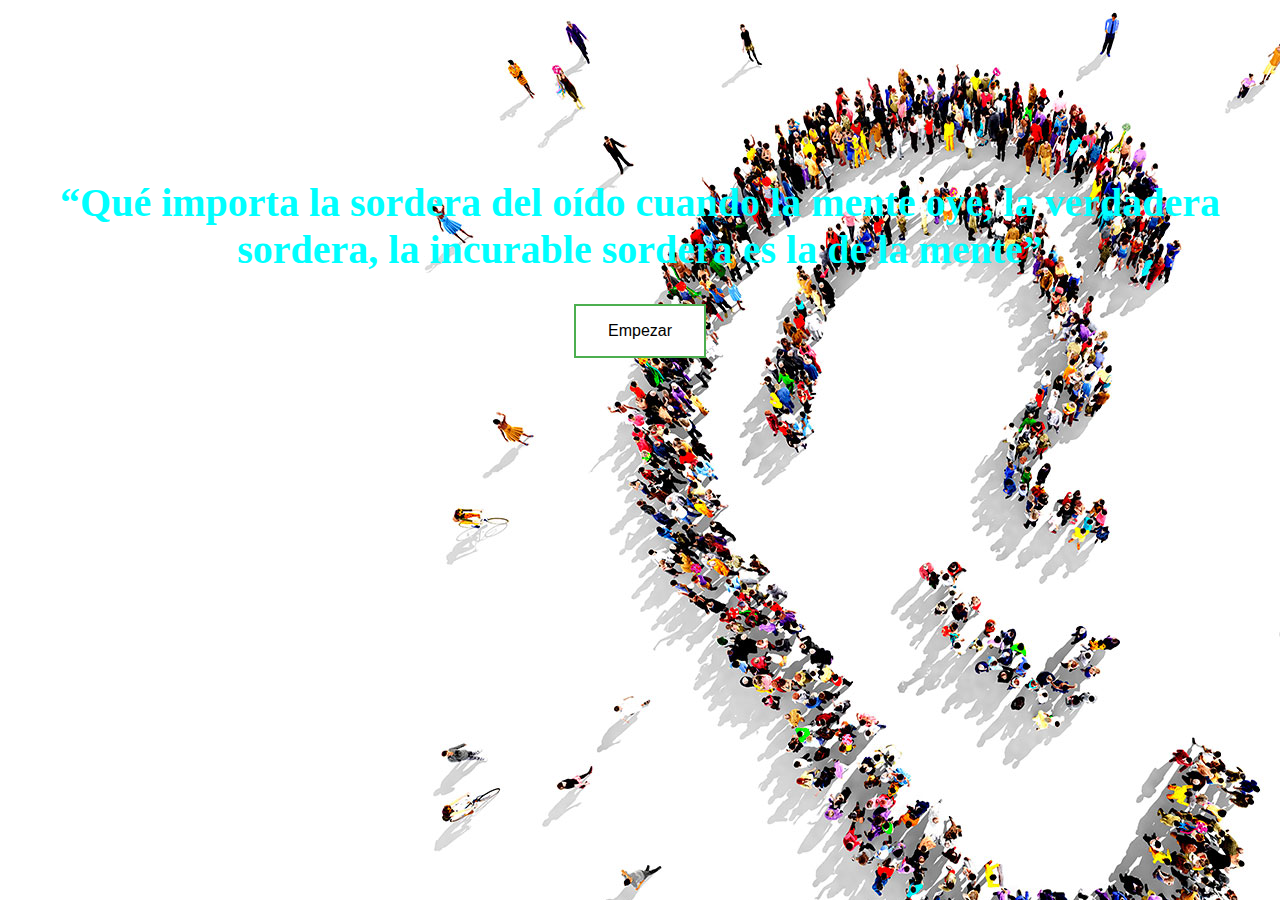
<file: Proyecto/index.html>
<!DOCTYPE html>
<html>
<head>
<meta charset="utf-8" name="viewpoint" content="width=device-width, initial-scale=1"/>
<link rel="stylesheet" href="estilos.css"/>
<title>Test</title>
</head>
<body background="images/sordo.jpg" text-align="center">
    <center>
        <br></br>
        <br></br>
        <br></br>
        <br></br>
        <h1 class="font">“Qué importa la sordera del oído cuando la mente oye, la verdadera sordera, la incurable sordera es la de la mente” </h1>
        
        <a href="lenguaje\index.html"><input class="button button1" type="button" value="Empezar"></a>
</center>


</body>
</html>
</file>
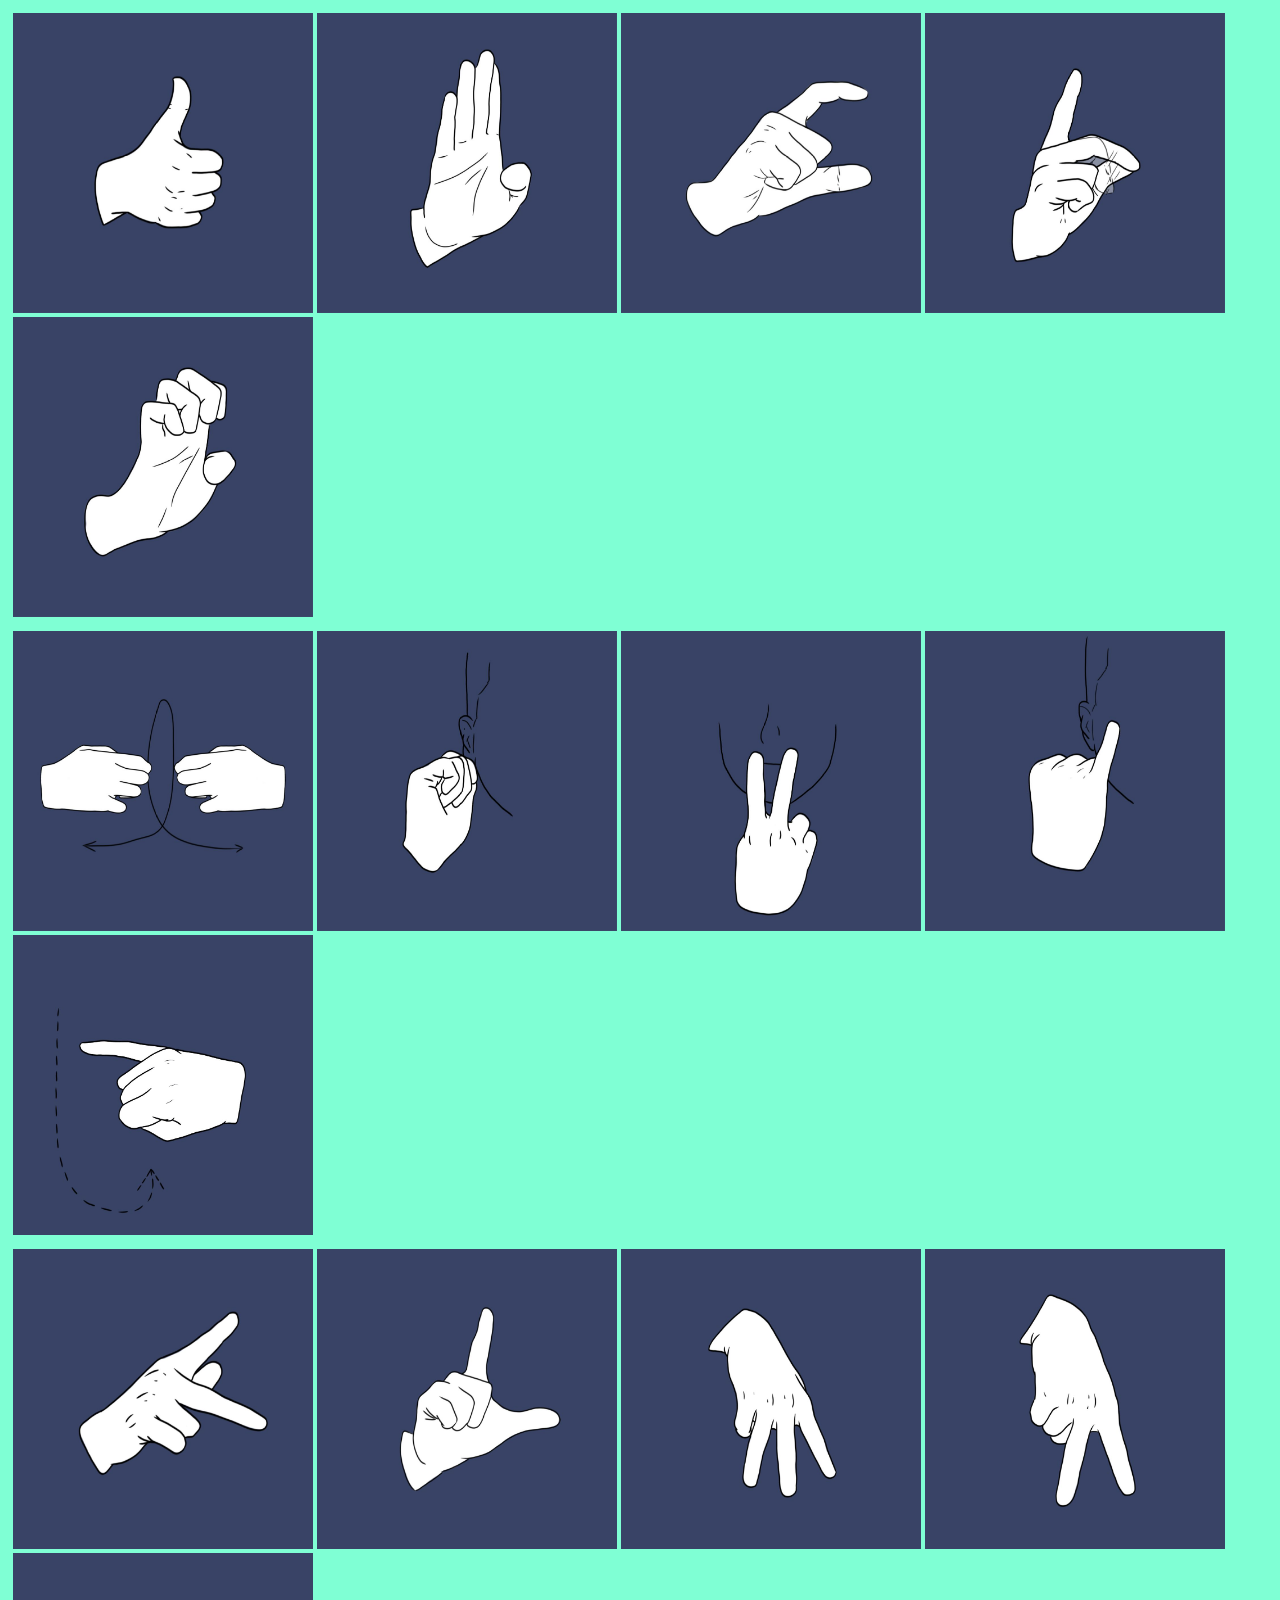
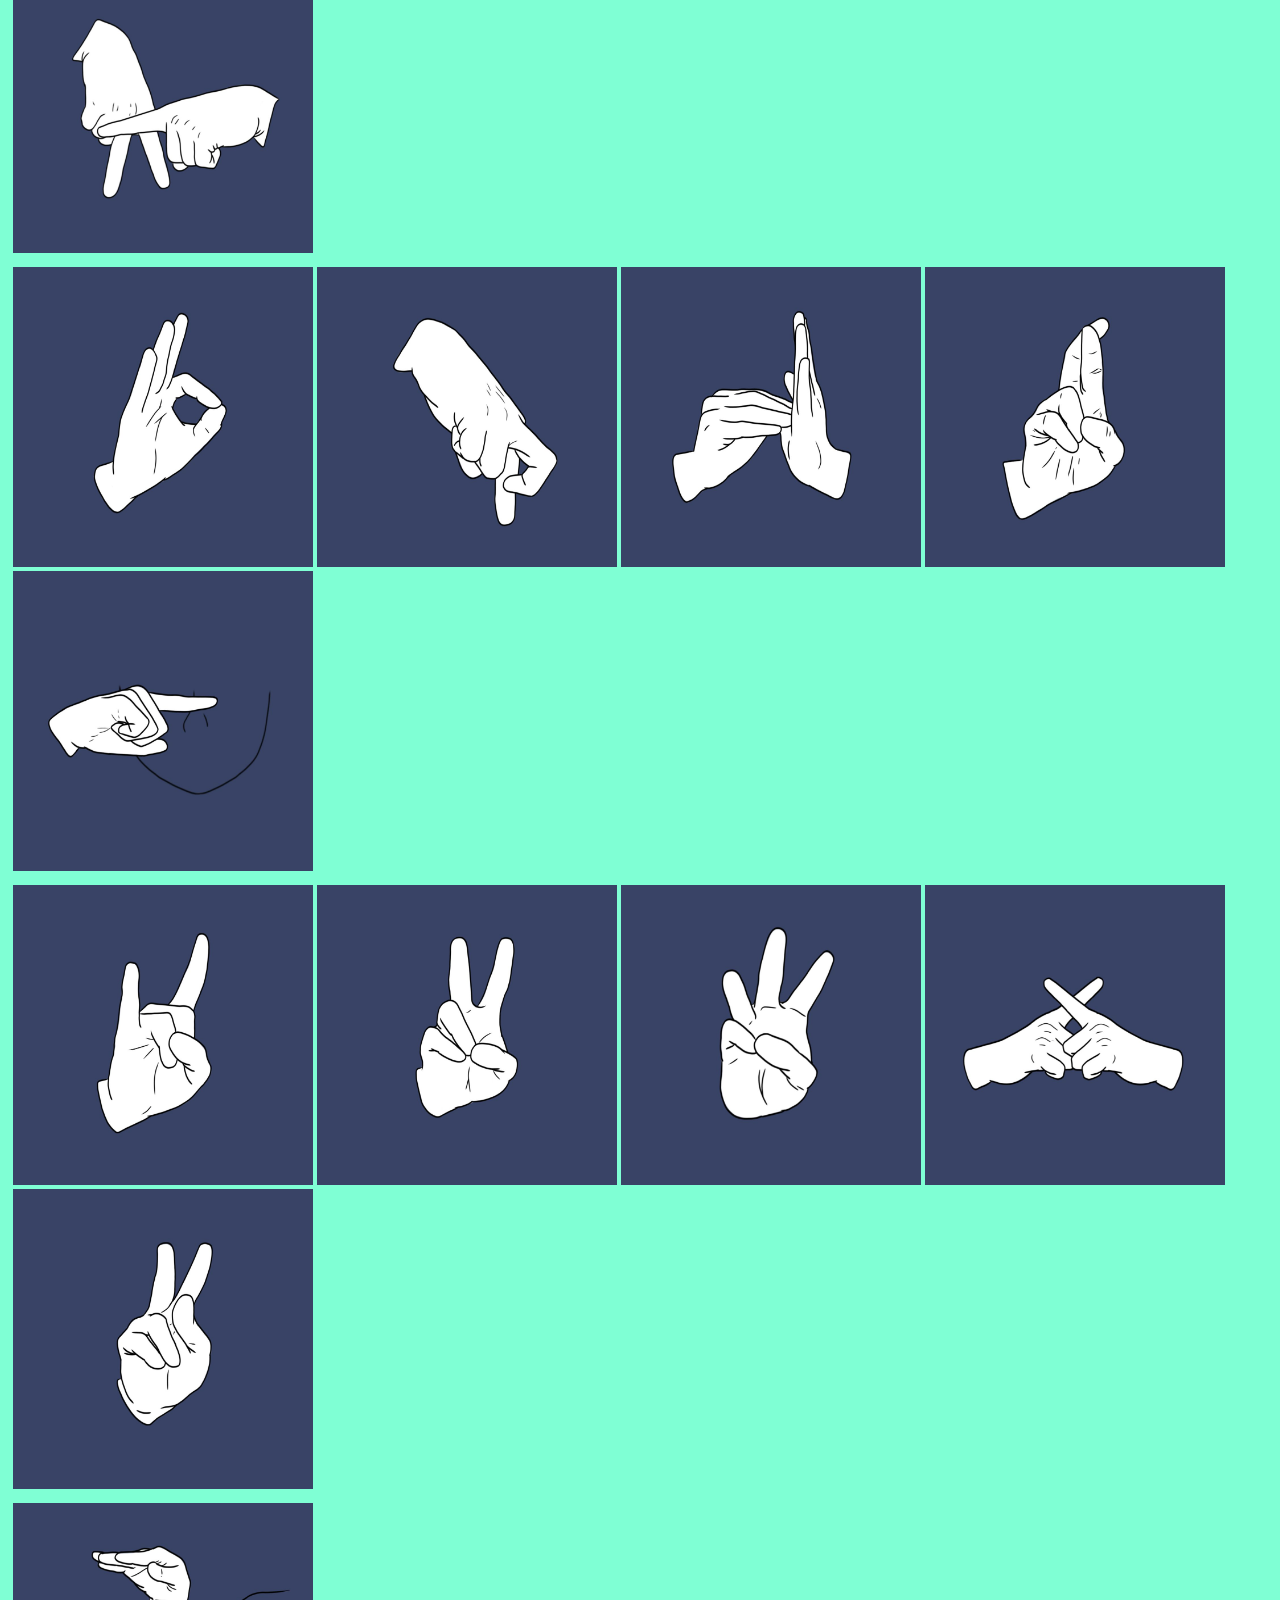
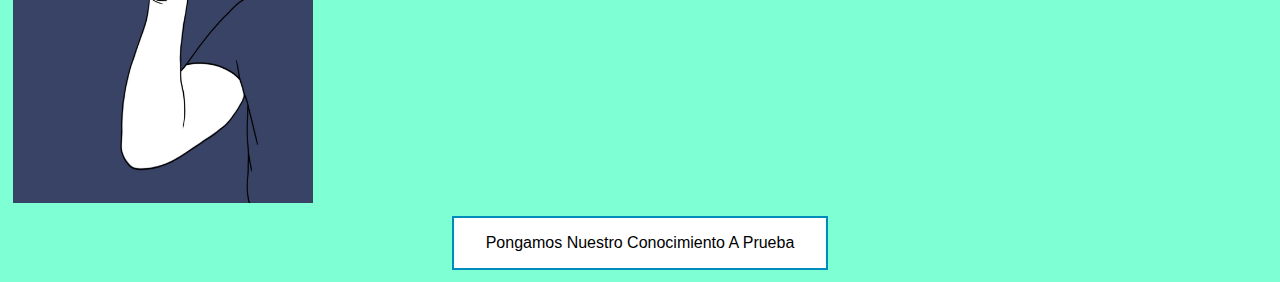
<file: Proyecto/aprende/index.html>
<!DOCTYPE html>
<html>
<head>
<meta charset="utf-8" name="viewpoint" content="width=device-width, initial-scale=1"/>
<link rel="stylesheet" href="style.css"/>
<link rel="stylesheet" href="../estilos.css"/>

<title>Test</title>
</head>
<body style="background-color: aquamarine;">

<div class="row">
<div class="column">
<div class="flip-card">
    <div class="flip-card-inner">
      <div class="flip-card-front">
        <img src="abc/A.jpg" alt="A" style="width:300px;height:300px;">
      </div>
      <div class="flip-card-back">
        <h1>A</h1>
      </div>
    </div>
  </div> 
  
  <div class="flip-card">
    <div class="flip-card-inner">
      <div class="flip-card-front">
        <img src="abc/B.jpg" alt="B" style="width:300px;height:300px;">
      </div>
      <div class="flip-card-back">
        <h1>B</h1>
      </div>
    </div>
  </div> 

  <div class="flip-card">
    <div class="flip-card-inner">
      <div class="flip-card-front">
        <img src="abc/C.jpg" alt="C" style="width:300px;height:300px;">
      </div>
      <div class="flip-card-back">
        <h1>C</h1>
      </div>
    </div>
  </div> 
  
  <div class="flip-card">
    <div class="flip-card-inner">
      <div class="flip-card-front">
        <img src="abc/D.jpg" alt="D" style="width:300px;height:300px;">
      </div>
      <div class="flip-card-back">
        <h1>D</h1>
      </div>
    </div>
  </div> 

  
  <div class="flip-card">
    <div class="flip-card-inner">
      <div class="flip-card-front">
        <img src="abc/E.jpg" alt="E" style="width:300px;height:300px;">
      </div>
      <div class="flip-card-back">
        <h1>E</h1>
      </div>
    </div>
	 </div>
 </div>  
 </div> 
 
<div class="row">
<div class="column">
<div class="flip-card">
    <div class="flip-card-inner">
      <div class="flip-card-front">
        <img src="abc/F.jpg" alt="F" style="width:300px;height:300px;">
      </div>
      <div class="flip-card-back">
        <h1>F</h1>
      </div>
    </div>
  </div> 
  
  <div class="flip-card">
    <div class="flip-card-inner">
      <div class="flip-card-front">
        <img src="abc/G.jpg" alt="G" style="width:300px;height:300px;">
      </div>
      <div class="flip-card-back">
        <h1>G</h1>
      </div>
    </div>
  </div> 

  <div class="flip-card">
    <div class="flip-card-inner">
      <div class="flip-card-front">
        <img src="abc/H.jpg" alt="H" style="width:300px;height:300px;">
      </div>
      <div class="flip-card-back">
        <h1>H</h1>
      </div>
    </div>
  </div> 
  
  <div class="flip-card">
    <div class="flip-card-inner">
      <div class="flip-card-front">
        <img src="abc/I.jpg" alt="I" style="width:300px;height:300px;">
      </div>
      <div class="flip-card-back">
        <h1>I</h1>
      </div>
    </div>
  </div> 

  
  <div class="flip-card">
    <div class="flip-card-inner">
      <div class="flip-card-front">
        <img src="abc/J.jpg" alt="J" style="width:300px;height:300px;">
      </div>
      <div class="flip-card-back">
        <h1>J</h1>
      </div>
    </div>
	 </div>
 </div>  
 </div> 
<div class="row">
<div class="column">
<div class="flip-card">
    <div class="flip-card-inner">
      <div class="flip-card-front">
        <img src="abc/K.jpg" alt="K" style="width:300px;height:300px;">
      </div>
      <div class="flip-card-back">
        <h1>K	</h1>
      </div>
    </div>
  </div> 
  
  <div class="flip-card">
    <div class="flip-card-inner">
      <div class="flip-card-front">
        <img src="abc/L.jpg" alt="L" style="width:300px;height:300px;">
      </div>
      <div class="flip-card-back">
        <h1>L</h1>
      </div>
    </div>
  </div> 

  <div class="flip-card">
    <div class="flip-card-inner">
      <div class="flip-card-front">
        <img src="abc/M.jpg" alt="M" style="width:300px;height:300px;">
      </div>
      <div class="flip-card-back">
        <h1>M</h1>
      </div>
    </div>
  </div> 
  
  <div class="flip-card">
    <div class="flip-card-inner">
      <div class="flip-card-front">
        <img src="abc/N.jpg" alt="N" style="width:300px;height:300px;">
      </div>
      <div class="flip-card-back">
        <h1>N</h1>
      </div>
    </div>
  </div> 

  
  <div class="flip-card">
    <div class="flip-card-inner">
      <div class="flip-card-front">
        <img src="abc/Ñ.jpg" alt="Ñ" style="width:300px;height:300px;">
      </div>
      <div class="flip-card-back">
        <h1>Ñ</h1>
      </div>
    </div>
	 </div>
 </div>  
 </div> 
 <div class="row">
<div class="column">
<div class="flip-card">
    <div class="flip-card-inner">
      <div class="flip-card-front">
        <img src="abc/O.jpg" alt="O" style="width:300px;height:300px;">
      </div>
      <div class="flip-card-back">
        <h1>O</h1>
      </div>
    </div>
  </div> 
  
  <div class="flip-card">
    <div class="flip-card-inner">
      <div class="flip-card-front">
        <img src="abc/P.jpg" alt="P" style="width:300px;height:300px;">
      </div>
      <div class="flip-card-back">
        <h1>P</h1>
      </div>
    </div>
  </div> 

  <div class="flip-card">
    <div class="flip-card-inner">
      <div class="flip-card-front">
        <img src="abc/Q.jpg" alt="Q" style="width:300px;height:300px;">
      </div>
      <div class="flip-card-back">
        <h1>Q</h1>
      </div>
    </div>
  </div> 
  
  <div class="flip-card">
    <div class="flip-card-inner">
      <div class="flip-card-front">
        <img src="abc/R.jpg" alt="R" style="width:300px;height:300px;">
      </div>
      <div class="flip-card-back">
        <h1>R</h1>
      </div>
    </div>
  </div> 

  
  <div class="flip-card">
    <div class="flip-card-inner">
      <div class="flip-card-front">
        <img src="abc/T.jpg" alt="T" style="width:300px;height:300px;">
      </div>
      <div class="flip-card-back">
        <h1>T</h1>
      </div>
    </div>
	 </div>
 </div>  
 </div> 
 <div class="row">
<div class="column">
<div class="flip-card">
    <div class="flip-card-inner">
      <div class="flip-card-front">
        <img src="abc/U.jpg" alt="U" style="width:300px;height:300px;">
      </div>
      <div class="flip-card-back">
        <h1>U</h1>
      </div>
    </div>
  </div> 
  
  <div class="flip-card">
    <div class="flip-card-inner">
      <div class="flip-card-front">
        <img src="abc/V.jpg" alt="V" style="width:300px;height:300px;">
      </div>
      <div class="flip-card-back">
        <h1>V</h1>
      </div>
    </div>
  </div> 

  <div class="flip-card">
    <div class="flip-card-inner">
      <div class="flip-card-front">
        <img src="abc/W.jpg" alt="W" style="width:300px;height:300px;">
      </div>
      <div class="flip-card-back">
        <h1>W</h1>
      </div>
    </div>
  </div> 
  
  <div class="flip-card">
    <div class="flip-card-inner">
      <div class="flip-card-front">
        <img src="abc/X.jpg" alt="X" style="width:300px;height:300px;">
      </div>
      <div class="flip-card-back">
        <h1>X</h1>
      </div>
    </div>
  </div> 

  
  <div class="flip-card">
    <div class="flip-card-inner">
      <div class="flip-card-front">
        <img src="abc/Y.jpg" alt="Y" style="width:300px;height:300px;">
      </div>
      <div class="flip-card-back">
        <h1>Y</h1>
      </div>
    </div>
	 </div>
 </div>  
 </div> 
 
 <div class="row">
<div class="column">
<div class="flip-card">
    <div class="flip-card-inner">
      <div class="flip-card-front">
        <img src="abc/Z.jpg" alt="Z" style="width:300px;height:300px;">
      </div>
      <div class="flip-card-back">
        <h1>Z</h1>
      </div>
    </div>
  </div>   
</div>  
 </div>
 <center>
 <a href="../aprende/quiz/index.html"><input class="button button3" type="button" value="Pongamos Nuestro Conocimiento A Prueba"></a>
</center>
</body>
</html>
</file>
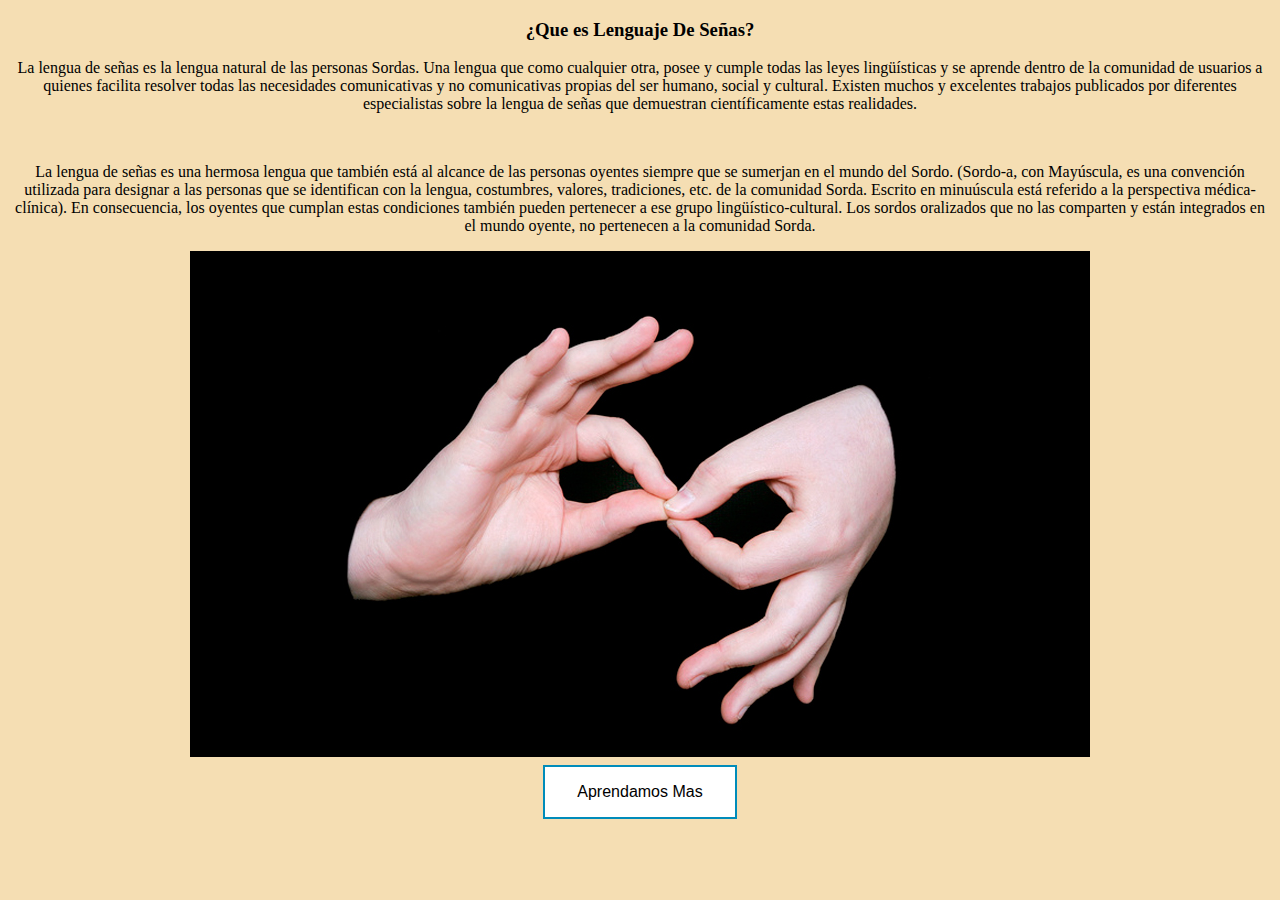
<file: Proyecto/lenguaje/index.html>
<!DOCTYPE html>
<html>
<head>
<meta charset="utf-8" name="viewpoint" content="width=device-width, initial-scale=1"/>
<link rel="stylesheet" href="../estilos.css"/>
<title>Test</title>
</head>
<body style="background-color: wheat;" text-align="center">
    <center>
        <h3>¿Que es Lenguaje De Señas?</h3>
        <p>La lengua de señas es la lengua natural de las personas Sordas. Una lengua que como cualquier otra, posee y cumple todas las leyes lingüísticas y se aprende dentro de la comunidad de usuarios a quienes facilita resolver todas las necesidades comunicativas y no comunicativas propias del ser humano, social y cultural. Existen muchos y excelentes trabajos publicados por diferentes especialistas sobre la lengua de señas que demuestran científicamente estas realidades.</p>
        <br>
        <p>La lengua de señas es una hermosa lengua que también está al alcance de las personas oyentes siempre que se sumerjan en el mundo del Sordo. (Sordo-a, con Mayúscula, es una convención utilizada para designar a las personas que se identifican con la lengua, costumbres, valores, tradiciones, etc. de la comunidad Sorda. Escrito en minuúscula está referido a la perspectiva médica-clínica). En consecuencia, los oyentes que cumplan estas condiciones también pueden pertenecer a ese grupo lingüístico-cultural. Los sordos oralizados que no las comparten y están integrados en el mundo oyente, no pertenecen a la comunidad Sorda.</p>
        
        <img src="../images/lenguaje.jpg">
        <br>
        
        
<a href="..\material\index.html"><input class="button button2" type="button" value="Aprendamos Mas"></a>
    
    </center>


</body>
</html>
</file>
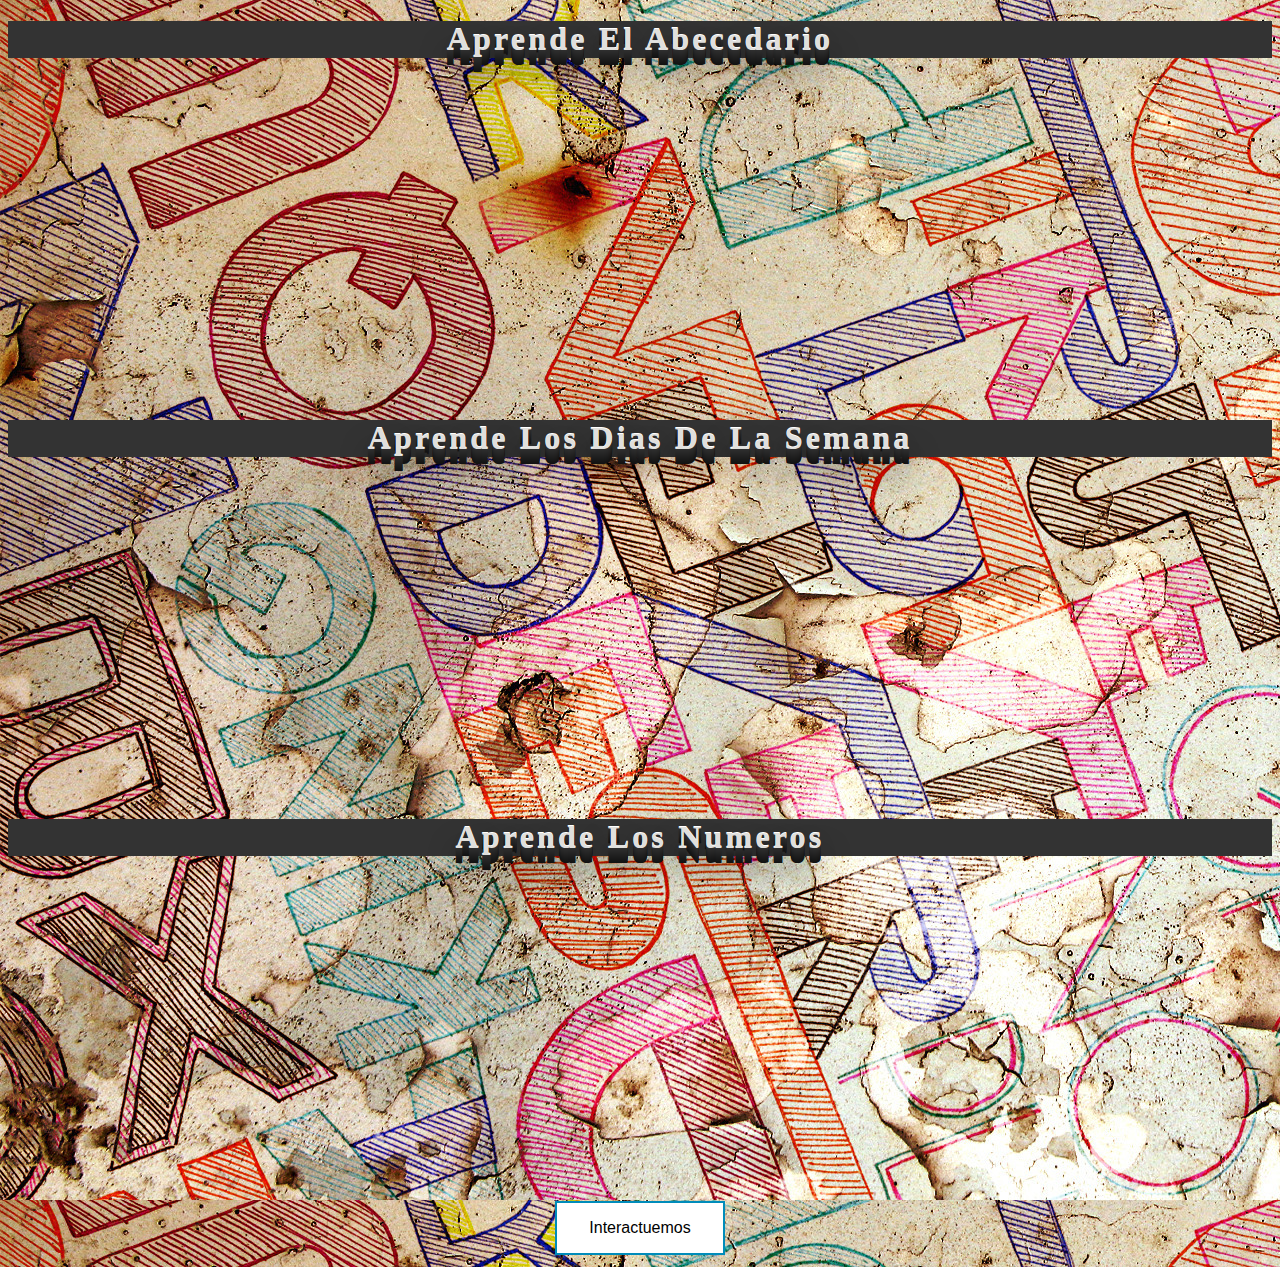
<file: Proyecto/material/index.html>
<!DOCTYPE html>
<html>
<head>
<meta charset="utf-8" name="viewpoint" content="width=device-width, initial-scale=1"/>
<link rel="stylesheet" href="../estilos.css"/>
<title>Test</title>
</head>
<body background="../images/aprende.jpg" text-align="center">
    <center>
        <H1 class="font1">Aprende El Abecedario</H1>
        <iframe width="560" height="315" src="https://www.youtube.com/embed/d1MA68BvTZo" frameborder="0" allow="accelerometer; autoplay; encrypted-media; gyroscope; picture-in-picture" allowfullscreen></iframe>

        <H1 class="font1" text-shadow: 2px 2px;>Aprende Los Dias De La Semana</H1>
        <iframe width="560" height="315" src="https://www.youtube.com/embed/d1MA68BvTZo" frameborder="0" allow="accelerometer; autoplay; encrypted-media; gyroscope; picture-in-picture" allowfullscreen></iframe>

        <H1 class="font1">Aprende Los Numeros</H1>
        <iframe width="560" height="315" src="https://www.youtube.com/embed/s9dDIHxQsMY" frameborder="0" allow="accelerometer; autoplay; encrypted-media; gyroscope; picture-in-picture" allowfullscreen></iframe>
    <br>
        <a href="../aprende/index.html"><input class="button button3" type="button" value="Interactuemos"></a>
    </center>


</body>
</html>
</file>
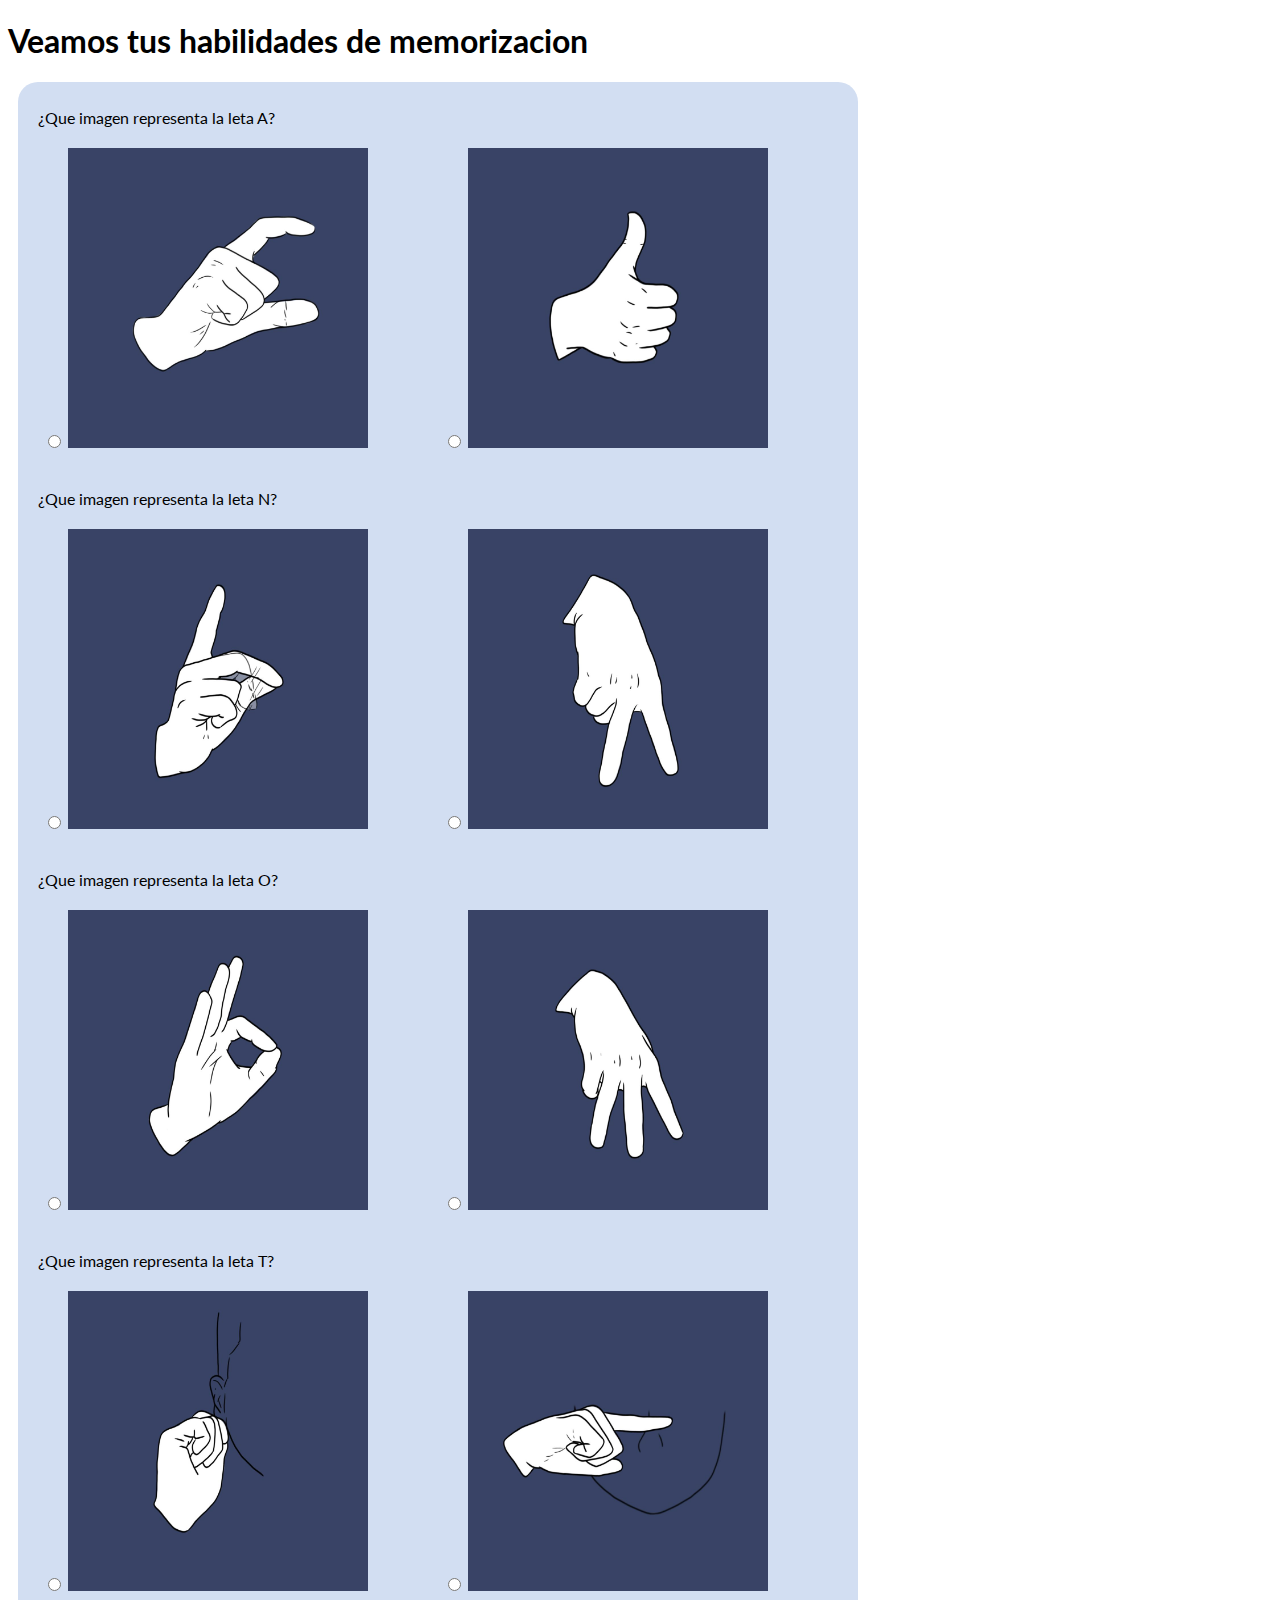
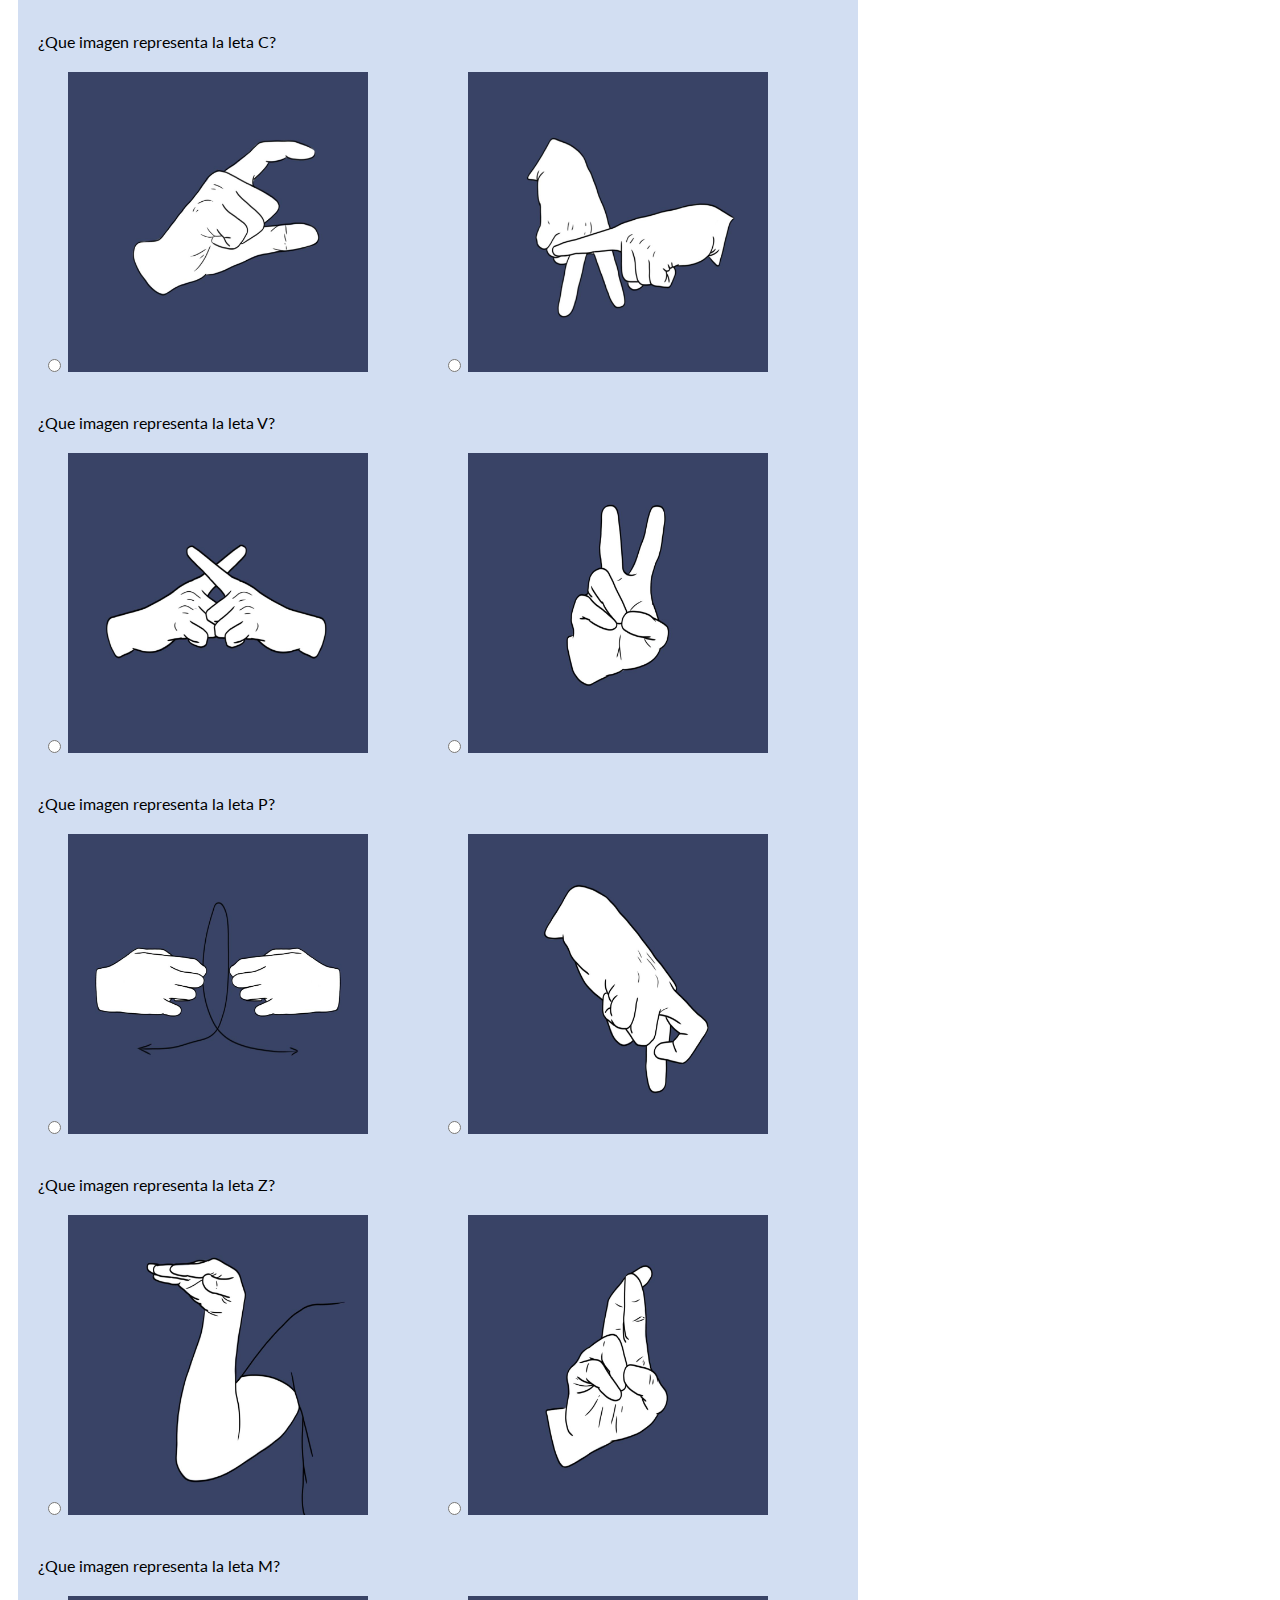
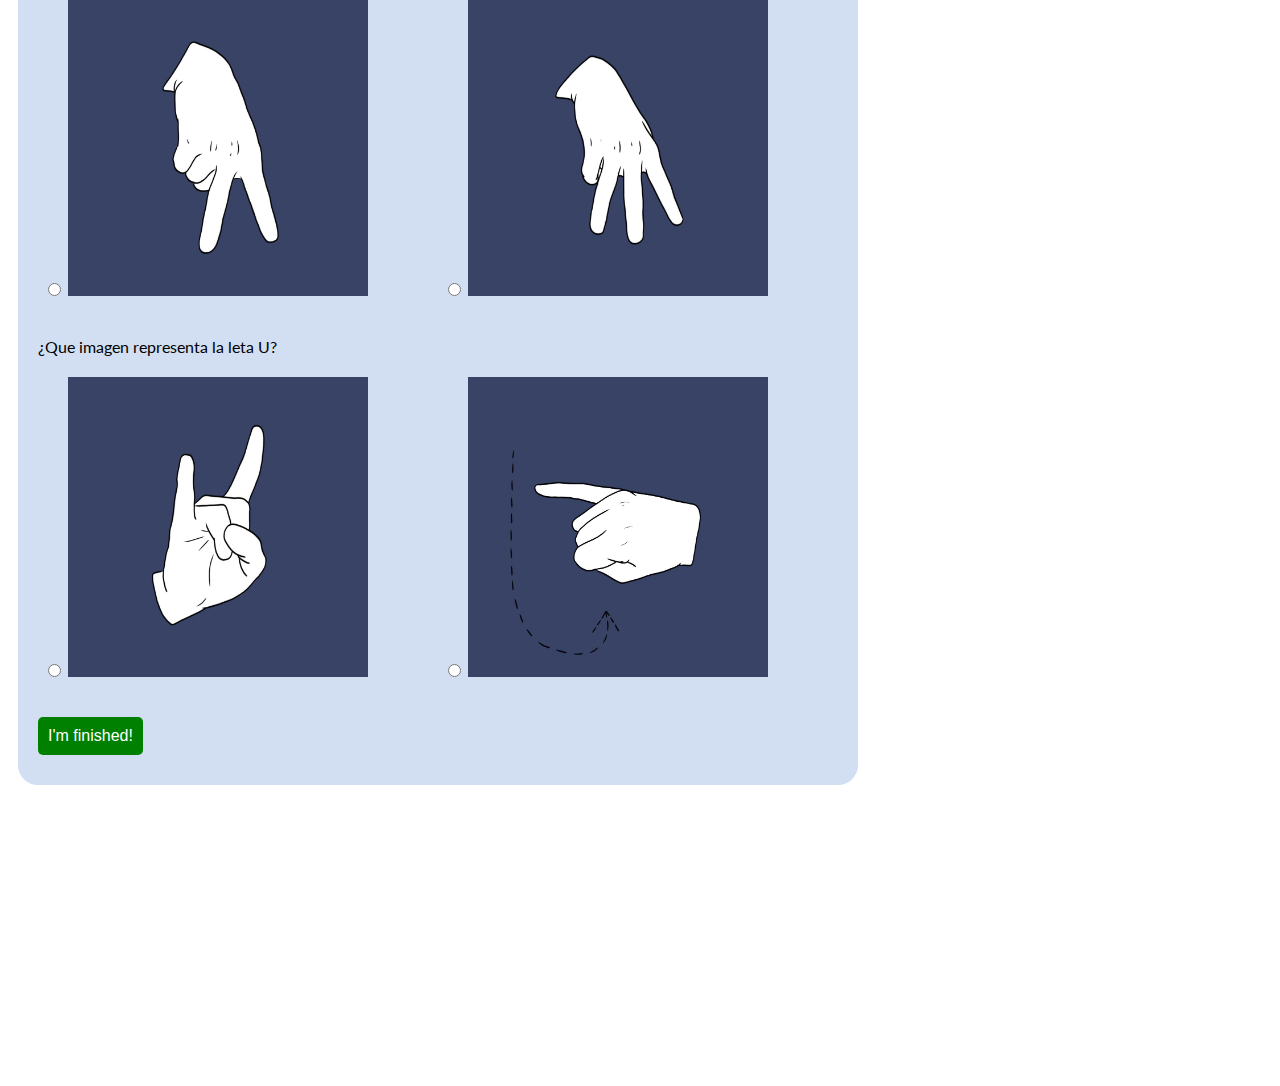
<file: Proyecto/aprende/quiz/index.html>
<!DOCTYPE html>
<html>
<head>
<meta charset="utf-8">
<title>¡Aprendiendo Lenguaje de Señas!</title>
<link href ="style.css" rel ="stylesheet">
<link href="https://fonts.googleapis.com/css?family=Lato" rel="stylesheet">
<script src = "main.js"></script>

</head>


<body>
<a name="top"></a>
<h1>Veamos tus habilidades de memorizacion</h1>


<form id = "quiz" name = "quiz">


<p class = "questions">¿Que imagen representa la leta A?</p>
<div class="row">
  <div class="column">
<input type = "radio" id = "mc" name = "question1" value = "C"> <img src="../abc/C.jpg" style="width:300px;height:300px;"><br>
 </div>
  <div class="column">
<input type = "radio" id = "mc" name = "question1" value = "A"> <img src="../abc/A.jpg" style="width:300px;height:300px;"><br>
</div>
</div>

<p class = "questions">¿Que imagen representa la leta N?</p>
<div class="row">
  <div class="column">
<input type = "radio" id = "mc" name = "question2" value = "D"> <img src="../abc/D.jpg" style="width:300px;height:300px;"><br>
 </div>
  <div class="column">
<input type = "radio" id = "mc" name = "question2" value = "N"> <img src="../abc/N.jpg" style="width:300px;height:300px;"><br>
</div>
</div>

<p class = "questions">¿Que imagen representa la leta O?</p>
<div class="row">
  <div class="column">
<input type = "radio" id = "mc" name = "question3" value = "O"> <img src="../abc/O.jpg" style="width:300px;height:300px;"><br>
 </div>
  <div class="column">
<input type = "radio" id = "mc" name = "question3" value = "M"> <img src="../abc/M.jpg" style="width:300px;height:300px;"><br>
</div>
</div>

<p class = "questions">¿Que imagen representa la leta T?</p>
<div class="row">
  <div class="column">
<input type = "radio" id = "mc" name = "question4" value = "G"> <img src="../abc/G.jpg" style="width:300px;height:300px;"><br>
 </div>
  <div class="column">
<input type = "radio" id = "mc" name = "question4" value = "T"> <img src="../abc/T.jpg" style="width:300px;height:300px;"><br>
</div>
</div>

<p class = "questions">¿Que imagen representa la leta C?</p>
<div class="row">
  <div class="column">
<input type = "radio" id = "mc" name = "question5" value = "C"> <img src="../abc/C.jpg" style="width:300px;height:300px;"><br>
 </div>
  <div class="column">
<input type = "radio" id = "mc" name = "question5" value = "Ñ"> <img src="../abc/Ñ.jpg" style="width:300px;height:300px;"><br>
</div>
</div>

<p class = "questions">¿Que imagen representa la leta V?</p>
<div class="row">
  <div class="column">
<input type = "radio" id = "mc" name = "question6" value = "X"> <img src="../abc/X.jpg" style="width:300px;height:300px;"><br>
 </div>
  <div class="column">
<input type = "radio" id = "mc" name = "question6" value = "V"> <img src="../abc/V.jpg" style="width:300px;height:300px;"><br>
</div>
</div>

<p class = "questions">¿Que imagen representa la leta P?</p>
<div class="row">
  <div class="column">
<input type = "radio" id = "mc" name = "question7" value = "F"> <img src="../abc/F.jpg" style="width:300px;height:300px;"><br>
 </div>
  <div class="column">
<input type = "radio" id = "mc" name = "question7" value = "P"> <img src="../abc/P.jpg" style="width:300px;height:300px;"><br>
</div>
</div>

<p class = "questions">¿Que imagen representa la leta Z?</p>
<div class="row">
  <div class="column">
<input type = "radio" id = "mc" name = "question8" value = "Z"> <img src="../abc/Z.jpg" style="width:300px;height:300px;"><br>
 </div>
  <div class="column">
<input type = "radio" id = "mc" name = "question8" value = "R"> <img src="../abc/R.jpg" style="width:300px;height:300px;"><br>
</div>
</div>

<p class = "questions">¿Que imagen representa la leta M?</p>
<div class="row">
  <div class="column">
<input type = "radio" id = "mc" name = "question9" value = "N"> <img src="../abc/N.jpg" style="width:300px;height:300px;"><br>
 </div>
  <div class="column">
<input type = "radio" id = "mc" name = "question9" value = "M"> <img src="../abc/M.jpg" style="width:300px;height:300px;"><br>
</div>
</div>

<p class = "questions">¿Que imagen representa la leta U?</p>
<div class="row">
  <div class="column">
<input type = "radio" id = "mc" name = "question10" value = "U"> <img src="../abc/U.jpg" style="width:300px;height:300px;"><br>
 </div>
  <div class="column">
<input type = "radio" id = "mc" name = "question10" value = "J"> <img src="../abc/J.jpg" style="width:300px;height:300px;"><br>
</div>
</div>

<input id = "button" type = "button" value = "I'm finished!" onclick = "check();">


</form>

<div id = "after_submit">
<p id = "number_correct"></p>
<p id = "message"></p>
<img id = "picture">
</div>
</html>

</body>
</file>
<file: Proyecto/estilos.css>
.button {
  background-color: #4CAF50;
  border: none;
  color: white;
  padding: 16px 32px;
  text-align: center;
  text-decoration: none;
  display: inline-block;
  font-size: 16px;
  margin: 4px 2px;
  transition-duration: 0.4s;
  cursor: pointer;
}

.button1 {
  background-color: white; 
  color: black; 
  border: 2px solid #4CAF50;
}
  .button1:hover {
    background-color: orange;
    color: white;
  }

  .button2 {
    background-color: white; 
    color: black; 
    border: 2px solid #008CBA;
  }
  .button2:hover {
    background-color: orange;
    color: white;
  }
    .button3 {
      background-color: white; 
      color: black; 
      border: 2px solid #008CBA;
    }
    .button3:hover {
      background-color: orange;
      color: white;
    }
  .font{

    font-family: "Times New Roman", Times, serif;
    color: aqua;
    font-size: 40px;
  }

  .font1{
    color: #e0dfdc;
    background-color: #333;
    letter-spacing: .1em;
    text-shadow: 0 -1px 0 #fff, 0 1px 0 #2e2e2e, 0 2px 0 #2c2c2c, 0 3px 0 #2a2a2a, 0 4px 0 #282828, 0 5px 0 #262626, 0 6px 0 #242424, 0 7px 0 #222, 0 8px 0 #202020, 0 9px 0 #1e1e1e, 0 10px 0 #1c1c1c, 0 11px 0 #1a1a1a, 0 12px 0 #181818, 0 13px 0 #161616, 0 14px 0 #141414, 0 15px 0 #121212, 0 22px 30px rgba(0, 0, 0, 0.9);
  
  }

  #border{
 border: 10px solid transparent;
  padding: 15px;
  border-image: url(border.png) 30 round;
  }
</file>
<file: Proyecto/aprende/style.css>
.input[type=button]{

    background-color: #006699;
    border: none;
    color: black;
    padding: 16px 32px;
    text-decoration: none;
    margin: 4px 2px;
    cursor: pointer;

}

/* El contenedor de la tarjeta plegable: establece el ancho y la altura como quieras. Hemos agregado la propiedad de borde para demostrar que el flip se sale de la caja al pasar el mouse (elimine la perspectiva si no desea el efecto 3D */
 .flip-card {
   position: relative;
    background-color: transparent;
    width: 300px;
    height: 300px;
    border: 1px solid aq;
    perspective: 1000px;
    display: inline-block;
  }
  
/* Este contenedor es necesario para colocar el anverso y el reverso */
  .flip-card-inner {
    position: relative;
    width: 100%;
    height: 100%;
    text-align: center;
    transition: transform 0.8s;
    transform-style: preserve-3d;
  }
  
/* Haga un giro horizontal cuando mueva el mouse sobre el contenedor de la caja del tirón */
  .flip-card:hover .flip-card-inner {
    transform: rotateY(180deg);
  }
  
  /* Coloque el frente y el reverso */
  .flip-card-front, .flip-card-back {
    position: absolute;
    width: 100%;
    height: 100%;
    -webkit-backface-visibility: hidden;
    backface-visibility: hidden;
  }
  
  /* Aplicar estilo al anverso (retroceso si falta imagen) */
  .flip-card-front {
    background-color: blue;
    color: black;
  }
  
  /* Dale estilo al reverso */
  .flip-card-back {
    background-color: rosybrown;
    color: black;
    transform: rotateY(180deg);
  } 

 /* Three image containers (use 25% for four, and 50% for two, etc) */
.row {
  display: flex;
}

.column {
  flex: 33.33%;
  padding: 5px;
}
</file>
<file: Proyecto/aprende/quiz/style.css>
body {
	font-family: 'Lato', sans-serif;
}



#quiz {
	margin-left: 10px;
	background: #d2def2;
	padding: 10px 20px 10px 20px;
	width: 800px;
	border-radius: 20px;
	float: left;

}

input {
	margin-bottom: 20px;
	display: block;
}

#textbox {
	height: 25px;
	font-size: 16px;
	border-radius: 5px;
	border: none;
	padding-left: 5px;
}


#button {
	background: green;
	border: none;
	border-radius: 5px;
	padding: 10px;
	color: white;
	font-size: 16px;
	transition-duration: .5s;
	margin-top: 15px;
}



#button:hover {
	background: white;
	border: 1px solid green;
	color: black;
	cursor: pointer;

}

#after_submit {
	visibility: hidden;
	background: #ff5459;
	padding: 10px 20px 10px 20px;
	width: 400px;
	border-radius: 20px;
	float: left;
	margin-left: 20px;
	font-size: 30px;


}

#picture {
	width: 375px;
	height: 245px;
}



#mc {
	display: inline;
} 
.row {
  display: flex;
}

.column {
  flex: 33.33%;
  padding: 5px;
}
</file>
